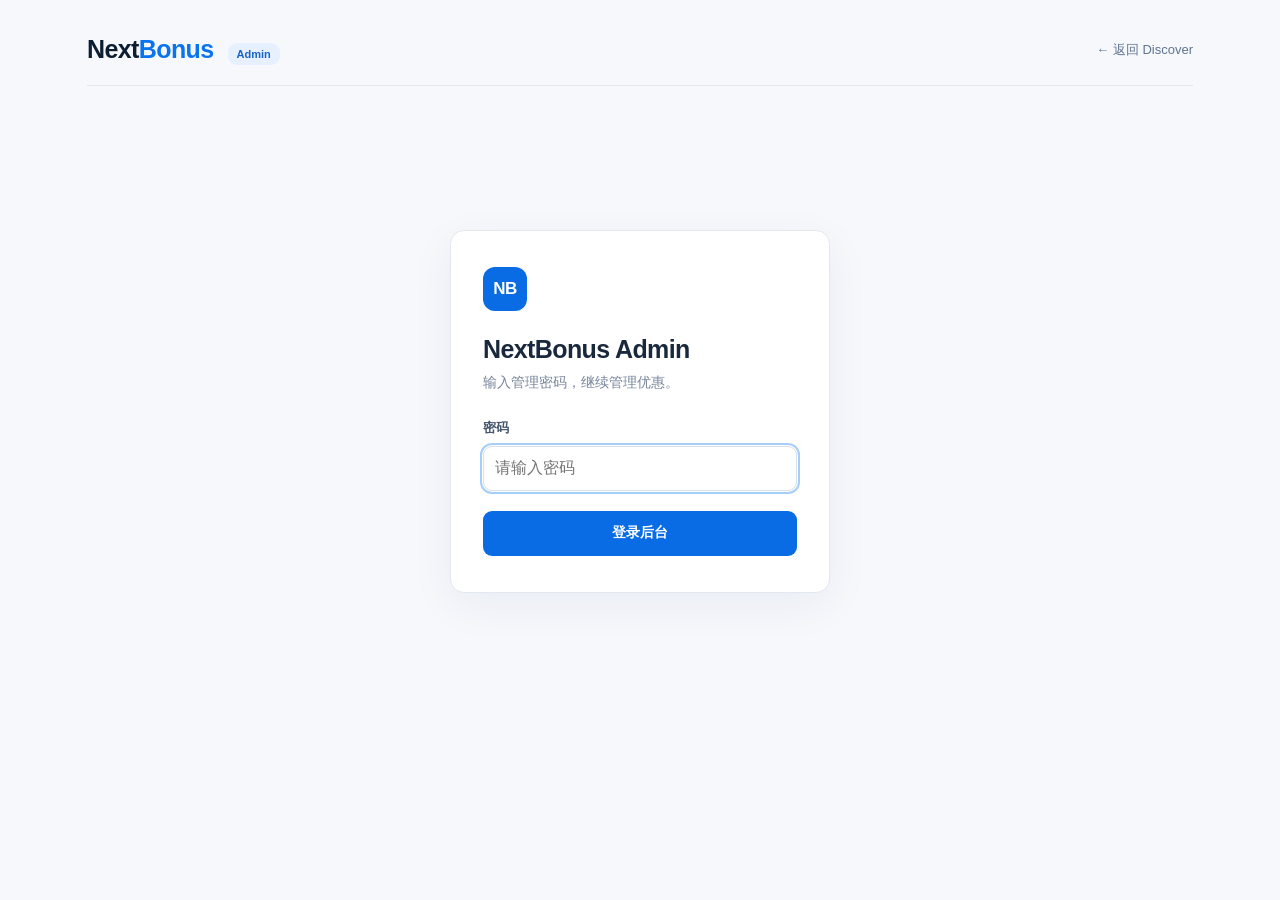
<file: admin/index.html>
<!doctype html>
<html lang="zh-CN">
<head>
  <meta charset="utf-8" />
  <meta name="viewport" content="width=device-width, initial-scale=1" />
  <meta name="robots" content="noindex,nofollow" />
  <title>NextBonus · Admin</title>
  <link rel="stylesheet" href="./admin.css" />
</head>
<body>
  <div class="shell">
    <header class="top">
      <div><a class="brand" href="../index.html">Next<span>Bonus</span></a><span class="badge">Admin</span></div>
      <div class="top-actions"><button type="button" class="secondary" id="logout" hidden>退出后台</button><a class="back" href="../index.html">← 返回 Discover</a></div>
    </header>
    <main>
      <div id="notice" class="notice" role="status" aria-live="polite"></div>
      <section id="login-view" class="login-wrap">
        <form id="login-form" class="login-card">
          <div class="login-mark" aria-hidden="true">NB</div>
          <h1>NextBonus Admin</h1>
          <p>输入管理密码，继续管理优惠。</p>
          <label for="admin-password">密码</label>
          <input id="admin-password" name="password" type="password" required autocomplete="current-password" autofocus placeholder="请输入密码" />
          <button class="primary" type="submit" id="login-submit">登录后台</button>
        </form>
      </section>
      <nav id="admin-tabs" class="admin-tabs" aria-label="后台模块" hidden>
        <button type="button" class="admin-tab active" id="tab-deals" aria-selected="true">Deals</button>
        <button type="button" class="admin-tab" id="tab-cards" aria-selected="false">信用卡</button>
        <button type="button" class="admin-tab" id="tab-bank-offers" aria-selected="false">银行奖励</button>
      </nav>
      <section id="card-view" hidden>
        <div class="heading"><div><h1>信用卡</h1><p>选择主 Offer 后直接发布；可直接编辑和新增 Offer；主 Offer 默认采用 WordPress Go Link 第一条；锁定后不再自动同步该卡。</p></div><button id="cards-reload" class="secondary" type="button">刷新</button></div>
        <div class="toolbar">
          <label>搜索 <input id="cards-search" type="search" placeholder="信用卡名称或 Slug" /></label>
          <label>状态 <select id="cards-status"><option value="">全部</option><option value="draft">Draft</option><option value="published">Published</option></select></label>
        </div>
        <p class="small" id="cards-count"></p>
        <div id="cards-list" class="credit-admin-list" aria-live="polite"></div>
      </section>
      <section id="bank-offers-view" hidden>
        <div class="heading"><div><h1>银行奖励</h1><p>DD Database 简体中文展示快照。修改、发布、撤回、Featured、同步锁都只影响 NextBonus。</p></div>
          <button id="bank-offers-reload" class="secondary" type="button">刷新</button></div>
        <div class="toolbar">
          <label>搜索 <input id="bank-offers-search" type="search" placeholder="银行、账户或 Offer Slug"/></label>
          <label>状态 <select id="bank-offers-status">
            <option value="">全部</option><option value="draft">Draft</option>
            <option value="published">Published</option><option value="archived">Archived</option>
          </select></label>
        </div>
        <p class="small" id="bank-offers-count"></p>
        <div id="bank-offers-list" class="bank-admin-list"></div>
      </section>
      <section id="list-view" hidden>
        <div class="heading"><div><h1>Deals</h1><p>添加、修改、发布和下架优惠。发布后 Discover 自动读取最新内容。</p></div><button class="primary" id="new-deal" type="button">＋ Add Deal</button></div>
        <div class="toolbar"><label>搜索 <input id="filter-search" type="search" placeholder="标题、商家或分类" /></label>
        <label>状态 <select id="filter-status"><option value="">全部</option><option value="published">Published</option><option value="draft">Draft</option><option value="archived">Archived</option></select></label>
        <button type="button" id="reload" class="secondary">刷新</button></div>
        <div class="table-wrap"><table><thead><tr><th>Deal</th><th>分类 / 商家</th><th>状态</th><th>更新</th><th>点击</th><th></th></tr></thead><tbody id="deal-rows"><tr><td colspan="6">正在连接 API…</td></tr></tbody></table></div>
        <p id="count" class="small"></p>
      </section>
      <section id="editor-view" hidden>
        <div class="heading"><div><h1 id="editor-title">Add Deal</h1><p>必填标题；发布时必须有有效 HTTPS Deal URL。其他字段可选。</p></div><button type="button" class="secondary" id="cancel-edit">← Deals 列表</button></div>
        <form id="deal-form">
          <div class="fields">
            <label class="wide">标题 * <input name="title" maxlength="180" required placeholder="例如 Amazon 50% Off Gift Card" /></label>
            <label>分类 <input name="category" list="category-options" maxlength="50" placeholder="购物" /><datalist id="category-options"><option value="购物"></option><option value="旅行"></option><option value="羊毛省钱"></option><option value="信用卡"></option><option value="银行"></option><option value="券商"></option><option value="生活"></option></datalist></label>
            <label>商家 <input name="merchant" maxlength="100" placeholder="Amazon" /></label>
            <label class="wide">摘要 <textarea name="summary" rows="2" maxlength="320" placeholder="卡片中展示的短介绍"></textarea></label>
            <label class="wide">详情 <textarea name="description" rows="5" placeholder="优惠详情、使用方法及注意事项"></textarea></label>
            <label>价格（USD） <input name="price" type="number" step="0.01" min="0" placeholder="25.00" /></label>
            <label>原价（USD） <input name="originalPrice" type="number" step="0.01" min="0" placeholder="50.00" /></label>
            <label>奖励文字 <input name="rewardText" maxlength="100" placeholder="例如 100% Cashback / 50,000 Points" /></label>
            <label>Promo Code <input name="promoCode" maxlength="100" /></label>
            <label class="wide">Deal URL * <input name="dealUrl" type="url" placeholder="https://..." /></label>
            <label class="wide">Affiliate URL <input name="affiliateUrl" type="url" placeholder="https://...（选填；优先用于跳转）" /></label>
            <label class="wide">图片 URL <input id="image-url" name="imageUrl" type="url" placeholder="https://...（可粘贴图片链接）" /></label>
            <div class="image-tools wide"><label>或上传图片（PNG / JPG / WebP / GIF，最多 5 MB） <input id="image-file" type="file" accept="image/png,image/jpeg,image/webp,image/gif" /></label><button type="button" class="secondary" id="upload-image">上传图片</button><img id="image-preview" alt="优惠图片预览" hidden /></div>
            <label>开始日期 <input name="startsOn" type="date" /></label>
            <label>结束日期 <input name="expiresOn" type="date" /></label>
            <label>状态 <select name="status"><option value="draft">Draft（草稿）</option><option value="published">Published（发布）</option><option value="archived">Archived（下架）</option></select></label>
            <label>Slug（留空自动生成） <input name="slug" pattern="[a-z0-9]+(-[a-z0-9]+)*" placeholder="amazon-gift-card" /></label>
            <label class="check wide"><input type="checkbox" name="featured" /> Featured（首页推荐）</label>
          </div>
          <div class="actions"><button type="submit" class="primary" id="save-deal">保存 Deal</button><button type="button" class="secondary" id="cancel-edit-bottom">取消</button><button type="button" class="danger" id="delete-deal" hidden>删除 Deal</button></div>
        </form>
      </section>
    </main>
  </div>
  <script src="../features/deals/config.js"></script>
  <script src="./admin.js?v=20261112-2"></script>
  <script src="./credit-cards-admin.js?v=20261112-5"></script>
  <script src="./bank-display-admin.js?v=20261112-1"></script>
</body>
</html>
</file>
<file: admin/admin.css>
:root{font-family:Inter,-apple-system,BlinkMacSystemFont,"Segoe UI",sans-serif;color:#19283d;background:#f6f8fc}*{box-sizing:border-box}body{margin:0}.shell{max-width:1150px;margin:auto;padding:20px 22px 80px}.top{display:flex;justify-content:space-between;align-items:center;gap:12px;padding:15px 0 20px;border-bottom:1px solid #e2e7f0}.brand{color:#0c1e32;text-decoration:none;font-weight:850;letter-spacing:-.6px;font-size:25px}.brand span{color:#0a74ef}.badge{display:inline-block;margin-left:14px;padding:5px 9px;font-size:11px;font-weight:750;border-radius:9px;background:#e7f0ff;color:#1764c5}.back{font-size:13px;color:#60748f;text-decoration:none}.heading{display:flex;justify-content:space-between;align-items:center;gap:20px;margin:26px 0}.heading h1{margin:0;font-size:28px;letter-spacing:-.6px}.heading p{margin:7px 0 0;color:#637189;font-size:14px;line-height:1.45}button{cursor:pointer;font:inherit;border:0;border-radius:9px;padding:10px 14px;font-size:14px;font-weight:650}button:disabled{opacity:.6;cursor:not-allowed}.primary{background:#096ce4;color:white}.primary:hover{background:#075bc4}.secondary{background:white;color:#304158;border:1px solid #d7e0eb}.secondary:hover{background:#f3f7fd}.danger{background:#fff2f0;border:1px solid #efc9c2;color:#a1281c}.notice{display:none;padding:12px 14px;margin-top:20px;border:1px solid #c6daf8;border-radius:10px;background:#eef5ff;color:#174786;white-space:pre-wrap;line-height:1.5}.notice:not(:empty){display:block}.notice.error{background:#fff4f0;border-color:#f6c1b9;color:#a12522}.toolbar{display:flex;align-items:end;gap:12px;flex-wrap:wrap;margin:20px 0}.toolbar label{font-size:12px;color:#6b788a;display:grid;gap:5px}.toolbar input{width:260px}.toolbar select{min-width:138px}input,textarea,select{border:1px solid #d7e0eb;background:white;border-radius:9px;padding:10px 11px;font:inherit;color:#23334a;min-width:0;width:100%}input:focus,textarea:focus,select:focus{outline:2px solid #a7cdfb;outline-offset:1px}input[type=checkbox],input[type=file]{width:auto}textarea{resize:vertical;line-height:1.5}.table-wrap{background:white;border:1px solid #e3e8f0;border-radius:12px;overflow-x:auto}table{border-collapse:collapse;width:100%;min-width:650px}thead{background:#f9fbfd}th,td{text-align:left;padding:13px 15px;border-bottom:1px solid #edf1f5;font-size:13px}th{font-size:11px;text-transform:uppercase;letter-spacing:.08em;color:#738198;font-weight:750}tbody tr:last-child td{border-bottom:0}td small{display:block;color:#8390a1;margin-top:3px}.deal-cell{display:flex;align-items:center;gap:12px;min-width:220px}.deal-thumb{width:64px;height:50px;object-fit:cover;background:#f1f3f7;border-radius:8px;flex-shrink:0}.deal-thumb-placeholder{display:grid;place-items:center;color:#7a8698;font-weight:800}.status{font-size:12px;border-radius:20px;padding:4px 8px;background:#f1f3f6;color:#627084}.status.published{background:#e7f7ed;color:#18723b}.status.draft{background:#fff5de;color:#966012}.table-actions{display:flex;justify-content:flex-end;gap:7px}.table-actions button{padding:7px 10px;font-size:12px}.small{font-size:12px;color:#8490a0}form{background:white;border:1px solid #e2e8f0;border-radius:14px;padding:25px}.fields{display:grid;grid-template-columns:repeat(2,minmax(0,1fr));gap:18px 22px}.fields>label,.image-tools>label{display:grid;gap:8px;font-size:13px;color:#51627a;font-weight:650}.fields .wide{grid-column:1/-1}.image-tools{display:flex;align-items:end;gap:16px;flex-wrap:wrap}.image-tools label{flex:1;min-width:240px}.image-tools img{width:90px;height:75px;object-fit:cover;border-radius:8px;border:1px solid #dee6f0}.check{display:flex!important;flex-direction:row;align-items:center}.actions{display:flex;gap:10px;margin-top:28px;padding-top:20px;border-top:1px solid #edf1f6}.actions .danger{margin-left:auto}[hidden]{display:none!important}@media(max-width:640px){.shell{padding:12px 14px 50px}.heading{align-items:flex-start;flex-direction:column}.heading button{width:100%}.fields{grid-template-columns:1fr}.toolbar input{width:100%}.toolbar label:first-child{flex:1}.brand{font-size:21px}.badge{margin-left:8px}.top{align-items:flex-start}.back{font-size:12px}.actions{flex-wrap:wrap}.actions>*{flex:1}}
.top-actions{display:flex;align-items:center;gap:16px}
.login-wrap{display:flex;align-items:center;justify-content:center;min-height:min(650px,75vh);padding:20px}
.login-card{width:min(100%,380px);padding:36px 32px;text-align:left;box-shadow:0 12px 45px rgba(20,42,85,.055)}
.login-mark{width:44px;height:44px;display:grid;place-items:center;border-radius:12px;color:#fff;background:#096ce4;font-size:17px;font-weight:850;letter-spacing:-.5px}
.login-card h1{font-size:25px;letter-spacing:-.6px;margin:24px 0 8px}
.login-card p{font-size:14px;color:#77859a;line-height:1.5;margin:0 0 26px}
.login-card label{display:block;font-size:13px;color:#47566d;font-weight:650;margin-bottom:9px}
.login-card input{height:45px}
.login-card button{display:block;width:100%;height:45px;margin-top:20px}
@media(max-width:640px){.login-wrap{min-height:65vh;padding:0}.login-card{padding:30px 20px}.top-actions{gap:10px}}

/* Credit-card review: existing admin shell, independent tab and inline publish. */
.admin-tabs{display:flex;gap:6px;margin:18px 0 4px;border-bottom:1px solid #dee6f0}
.admin-tab{border:0;border-radius:9px 9px 0 0;padding:12px 24px;background:transparent;color:#64748b;font-weight:750}
.admin-tab.active{color:#096ce4;background:#eaf2ff;box-shadow:inset 0 -2px #096ce4}
.credit-admin-list{display:grid;gap:14px}
.credit-admin-row{display:grid;grid-template-columns:110px minmax(0,1fr) minmax(230px,290px);gap:18px;background:#fff;border:1px solid #e2e8f0;border-radius:14px;padding:18px;align-items:start}
.credit-admin-image{width:110px;height:72px;object-fit:contain;background:#f7f9fc;border-radius:10px}
.credit-admin-placeholder{display:grid;place-items:center;color:#738198;font-weight:700;text-align:center}
.credit-admin-title{display:flex;gap:9px;align-items:center;flex-wrap:wrap}
.credit-admin-title strong{font-size:16px}
.credit-admin-main small{display:block;color:#64748b;margin:7px 0;overflow-wrap:anywhere}
.credit-admin-highlight{color:#526078;font-size:13px;margin:10px 0;line-height:1.5}
.credit-admin-actions{display:grid;gap:8px;align-content:start}
.credit-admin-actions label{font-size:12px;font-weight:700;color:#5b6a80}
.credit-admin-actions select{width:100%;font-size:13px}
.credit-admin-buttons{display:flex;gap:8px}
.credit-admin-buttons button{flex:1}
.credit-admin-detail{margin-top:12px;border-top:1px solid #edf1f6;padding-top:12px;font-size:13px}
.credit-admin-detail summary{cursor:pointer;color:#096ce4;font-weight:700;margin-bottom:6px}
.credit-admin-detail p{margin:6px 0;color:#526078;white-space:pre-wrap}
.credit-admin-offer-list{margin:8px 0;padding-left:18px}
.credit-admin-offer-list li{margin:9px 0;overflow-wrap:anywhere}
.credit-admin-link{color:#096ce4;font-size:12px;overflow-wrap:anywhere}
.credit-admin-empty{background:#fff;border:1px solid #e2e8f0;border-radius:12px;padding:30px;text-align:center;color:#64748b}
@media(max-width:760px){.credit-admin-row{grid-template-columns:78px minmax(0,1fr)}.credit-admin-image{width:78px;height:56px}.credit-admin-actions{grid-column:1/-1}.credit-admin-buttons button{min-height:42px}.admin-tab{flex:1}}

/* Credit card Offer corrections are edited in the same row, below source facts. */
.credit-admin-editor{margin:14px 0 0;padding:16px;background:#f7f9fc;border:1px solid #dce6f1;border-radius:12px}
.credit-admin-editor[hidden]{display:none}
.credit-offer-form{border:0;background:transparent;padding:0;display:grid;gap:12px}
.credit-editor-title{display:block;color:#172b45}
.credit-admin-field{display:grid;gap:6px;color:#52647a;font-size:12px}
.credit-admin-field textarea{min-height:58px;resize:vertical}
.credit-editor-buttons{display:flex;gap:8px;flex-wrap:wrap}
.credit-editor-buttons button{flex:1;min-width:110px}

/* Card source-sync lock: independent from Draft / Published. */
.credit-admin-actions .credit-sync-lock{width:100%;text-align:center}
.credit-admin-actions .credit-sync-lock.locked{background:#fff7e7;border-color:#d5ad64;color:#70480d}

/* Bank display review, reuses the existing Preview Admin system. */
.bank-admin-list{display:grid;gap:12px}
.bank-admin-row{background:#fff;border:1px solid #e3e8f0;border-radius:14px;padding:18px;display:grid;gap:10px}
.bank-admin-heading{display:flex;align-items:center;gap:10px;flex-wrap:wrap}
.bank-admin-heading strong{font-size:16px}
.bank-admin-muted{font-size:12px;color:#788599;overflow-wrap:anywhere}
.bank-admin-summary{margin:2px 0 5px;color:#536279;font-size:13px;white-space:pre-wrap}
.bank-admin-buttons{display:flex;flex-wrap:wrap;gap:8px}
.bank-admin-buttons button{min-width:100px}
.bank-admin-buttons .bank-locked{background:#fff7e7;color:#70480d;border-color:#d5ad64}
.bank-admin-editor{display:grid;grid-template-columns:repeat(2,minmax(0,1fr));gap:13px;background:#f8fafd;border:1px solid #e4eaf4;border-radius:11px;padding:16px}
.bank-admin-editor[hidden]{display:none}
.bank-admin-field{display:grid;gap:5px;color:#53647c;font-size:12px}
.bank-admin-field textarea{min-height:66px}
.bank-admin-editor .bank-admin-buttons{grid-column:1/-1}
@media(max-width:680px){.bank-admin-editor{grid-template-columns:1fr}.bank-admin-buttons button{flex:1}}
</file>
